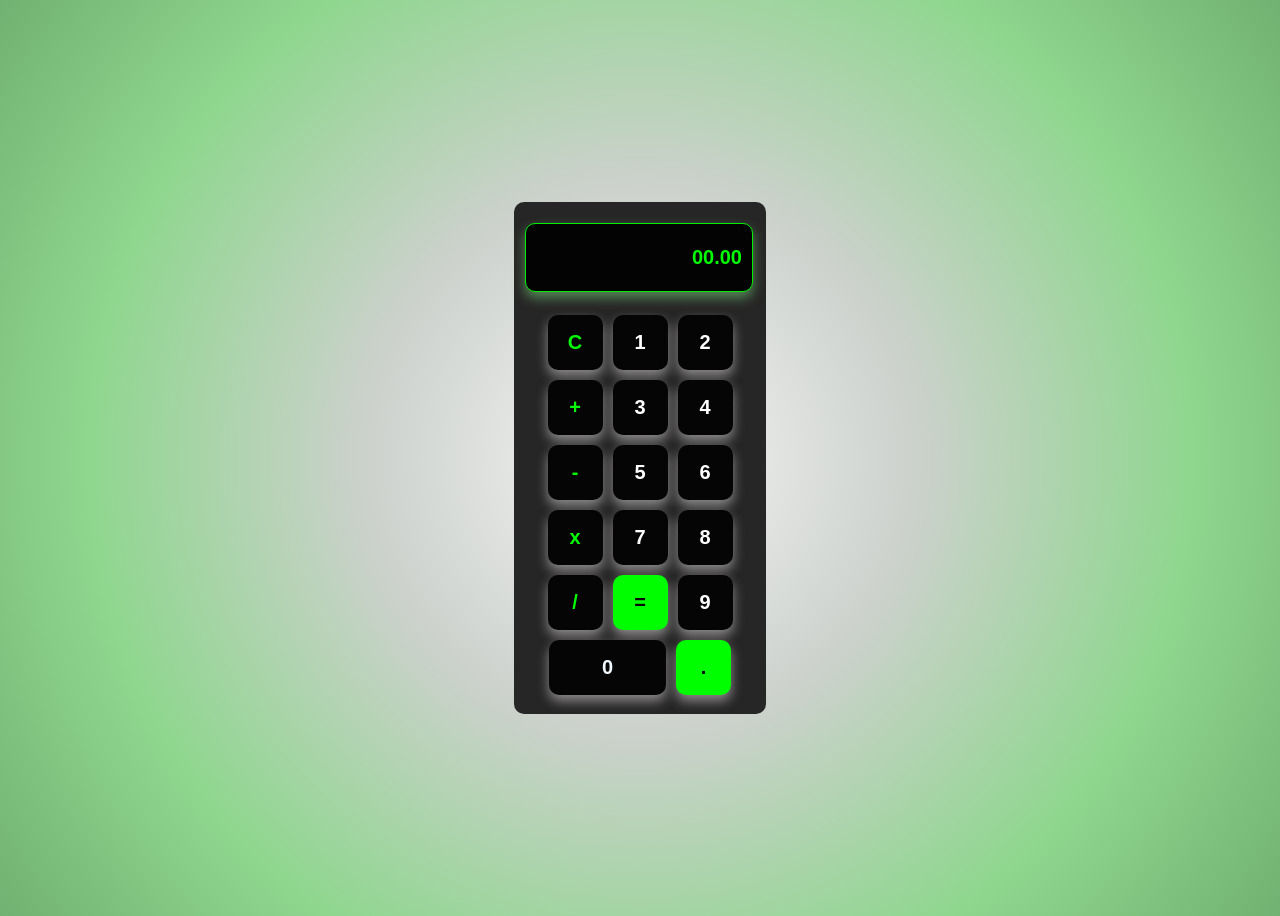
<file: index.html>
<!DOCTYPE html>
<html lang="en">
<head>
    <title>javascript</title>
    <link rel="stylesheet" href="Project2.css">
    
</head>
<body>
    <div id="calculator">
        <div id="display">
            <input type="text" name="" id="display1" placeholder="00.00">
        </div>
        <div id="row">
            <button id="wer" onclick="
            currentDisplay = '';
            document.querySelector('#display1').value = currentDisplay;">C</button>
            <button  id="wer1" onclick="
            currentDisplay += '1';
            document.querySelector('#display1').value = currentDisplay;">1</button>
            <button  id="wer1" onclick="
            currentDisplay += '2';
            document.querySelector('#display1').value = currentDisplay;">2</button>
        </div>
        <div id="row">
            <button  id="wer" onclick="
            currentDisplay += '+';
            document.querySelector('#display1').value = currentDisplay;">+</button>
            <button id="wer1"  onclick="
            currentDisplay += '3';
            document.querySelector('#display1').value = currentDisplay;">3</button>
            <button  id="wer1" onclick="
            currentDisplay += '4';
            document.querySelector('#display1').value = currentDisplay;">4</button>
        </div>
        <div id="row">
            <button  id="wer" onclick="
            currentDisplay += '-';
            document.querySelector('#display1').value = currentDisplay;">-</button>
            <button  id="wer1" onclick="
            currentDisplay += '5';
            document.querySelector('#display1').value = currentDisplay;">5</button>
            <button  id="wer1" onclick="
            currentDisplay += '6';
            document.querySelector('#display1').value = currentDisplay;">6</button>
        </div>
        <div id="row">
            <button  id="wer" onclick="
            currentDisplay += '*';
            document.querySelector('#display1').value = currentDisplay;">x</button>
            <button  id="wer1" onclick="
            currentDisplay += '7';
            document.querySelector('#display1').value = currentDisplay;">7</button>
            <button  id="wer1" onclick="
            currentDisplay += '8';
            document.querySelector('#display1').value = currentDisplay;">8</button>
        </div>
        <div id="row">
            <button  id="wer" onclick="
            currentDisplay += '/';
            document.querySelector('#display1').value = currentDisplay;">/</button>
            <button  id="wer2" style="color: rgb(7, 7, 7);
    background-color: rgb(0, 253, 0);" onclick="
            currentDisplay = eval(currentDisplay);
            document.querySelector('#display1').value = currentDisplay;">=</button>
            <button  id="wer1" onclick="
            currentDisplay += '9';
            document.querySelector('#display1').value = currentDisplay;">9</button>
        </div>
        <div id="row">
            <button  id="wer3" onclick="
            currentDisplay += '0';
            document.querySelector('#display1').value = currentDisplay;">0</button>
            <button  style="color: rgb(7, 7, 7);
    background-color: rgb(0, 253, 0);" id="wer1" onclick="
            currentDisplay += '.';
            document.querySelector('#display1').value = currentDisplay;">.</button>
        </div>
    </div>
   <script>
        let currentDisplay = '';
        document.querySelector('#display1').value = currentDisplay;



   </script>
</body>
</html>
</file>
<file: Project2.css>
#calculator{
    border: 1px solid transparent;
    border-radius: 10px;
    background-color: #272626;
    margin: 20px;
    width: 250px;
    height: 510px;
}
body{
    background: radial-gradient(circle at center,
    #f5f6f5 0%,
    #ccd1cc 35%,
    #8fd68f 70%,
    #71b171 100%);
    
    height: 100vh;
    display: flex;
    justify-content: center;
    align-items: center;
}
#row button{
    border: 1px solid transparent;
    border-radius: 10px;
    background-color: rgb(5, 5, 5);
    margin: 5px;
    width: 55px;
    height: 55px;
    font-size: 20px;
    font-weight: 600;
    box-shadow: 0 6px 12px rgba(241, 238, 238, 0.5);
    /* color: white; */
}
#row button:active{
    border: 1px solid transparent;
    border-radius: 10px;
    background-color: rgba(129, 129, 129, 0.5);
    margin: 5px;
    width: 55px;
    height: 55px;
}
input{
    width: 214px; height: 65px;
    background-color:  #030303;
    margin: 20px 10px 18px 10px;
    font-size: 20px;
    font-weight: 600;
    text-align: right;
    padding-right: 10px;
    border: 1px solid rgb(5, 238, 5);
    border-radius: 10px;
    color: rgb(3, 255, 3);
    box-shadow: 0 6px 12px rgba(130, 234, 135, 0.5);
}
#row{
    display: flex;
    justify-content: center;
}
#wer{
    color: rgb(5, 250, 5);
}
#wer1{
    color:white;
}
#wer2{
    color: rgb(250, 5, 238);
    background-color: blue;
}
input::placeholder {
    color: rgb(3, 251, 3);
}
#row #wer3{
    color: aliceblue;
    width: 117px;
}
</file>
